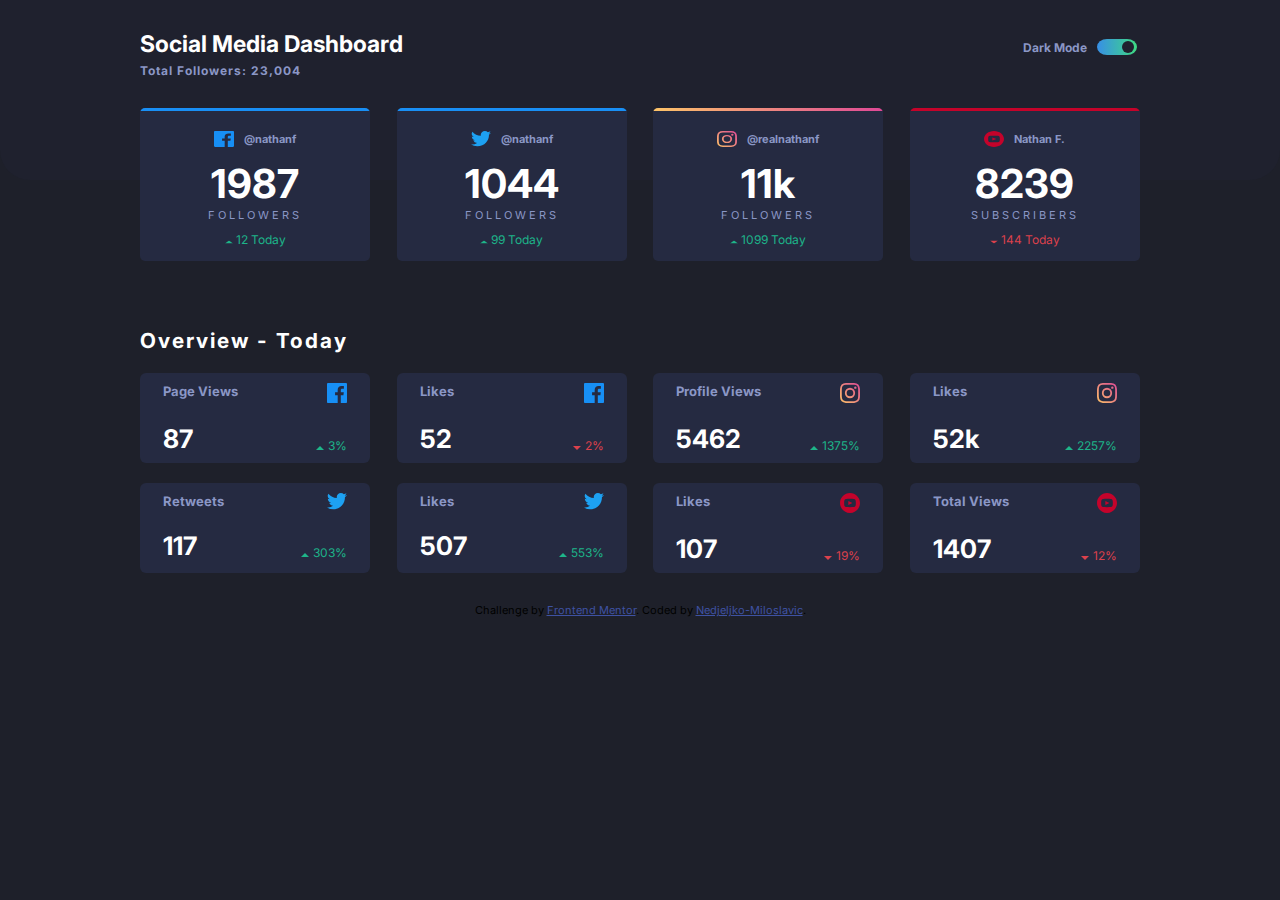
<file: index.html>
<!DOCTYPE html>
<html lang="en">
<head>
	<meta charset="UTF-8" />
	<meta name="viewport" content="width=device-width, initial-scale=1.0" /> 
	<link rel="stylesheet" href="style.css" />
	<link rel="icon" type="image/png" sizes="32x32" href="./images/favicon-32x32.png" />
	<link rel="preconnect" href="https://fonts.gstatic.com">
	<link href="https://fonts.googleapis.com/css2?family=Inter:wght@400;700&display=swap" rel="stylesheet"> 

	<title>Frontend Mentor | [Challenge Name Here]</title>

</head>
<body>
	<div id="first_background">
		<header>
			<h1>Social Media Dashboard</h1>
			<div id="dark_mode">
				<span>Dark Mode</span>
				<input type="checkbox">
			</div>
			<div id="followers_count">Total Followers: 23,004</div>
			<div id="border"></div>
		</header>
		
		<div id="flex_container">
			<div class="box_bg">
				<div class="box">
					<div>
						<img src="images/icon-facebook.svg">
						<span class="box_mail">@nathanf</span>
					</div>
					<div class="box_number">1987</div>
					<div class="box_followers">FOLLOWERS</div>
					<div class="box_date">
						<img src="images/icon-up.svg">
						<span class="green_number">12 Today</span>
					</div>
				</div>
			</div>
			
			<div class="box_bg">
				<div class="box">
					<div>
						<img src="images/icon-twitter.svg">
						<span class="box_mail">@nathanf</span>
					</div>
					<div class="box_number">1044</div>
					<div class="box_followers">FOLLOWERS</div>
					<div class="box_date">
						<img src="images/icon-up.svg">
						<span class="green_number">99 Today</span>
					</div>
				</div>
			</div>
			
			<div class="box_bg">
				<div class="box">
					<div>
						<img src="images/icon-instagram.svg">
						<span class="box_mail">@realnathanf</span>
					</div>
					<div class="box_number">11k</div>
					<div class="box_followers">FOLLOWERS</div>
					<div class="box_date">
						<img src="images/icon-up.svg">
						<span class="green_number">1099 Today</span>
					</div>
				</div>
			</div>
			
			<div class="box_bg">
				<div class="box">
					<div>
						<img src="images/icon-youtube.svg">
						<span class="box_mail">Nathan F.</span>
					</div>
					<div class="box_number">8239</div>
					<div class="box_followers">SUBSCRIBERS</div>
					<div class="box_date">
						<img src="images/icon-down.svg">
						<span class="red_number">144 Today</span>
					</div>
				</div>
			</div>
		</div>
		
		<h2>Overview - Today</h2>
		
		
		
		<div id="flex_container_2">
			<div class="box_2">
				<div class="box_2_first">
					<span class="box_2_stats">Page Views</span>
					<img src="images/icon-facebook.svg" />
				</div>
				<div class="box_2_second">
					<span class="box_2_number">87</span>
					<div>
						<img src="images/icon-up.svg" />
						<span class="green_number">3%</span>
					</div>
				</div>
			</div>
			<div class="box_2">
				<div class="box_2_first">
					<span class="box_2_stats">Likes</span>
					<img src="images/icon-facebook.svg" />
				</div>
				<div class="box_2_second">
					<span class="box_2_number">52</span>
					<div>
						<img src="images/icon-down.svg" />
						<span class="red_number">2%</span>
					</div>
				</div>
			</div>
			<div class="box_2">
				<div class="box_2_first">
					<span class="box_2_stats">Profile Views</span>
					<img src="images/icon-instagram.svg" />
				</div>
				<div class="box_2_second">
					<span class="box_2_number">5462</span>
					<div>
						<img src="images/icon-up.svg" />
						<span class="green_number">1375%</span>
					</div>
				</div>
			</div>
			<div class="box_2">
				<div class="box_2_first">
					<span class="box_2_stats">Likes</span>
					<img src="images/icon-instagram.svg" />
				</div>
				<div class="box_2_second">
					<span class="box_2_number">52k</span>
					<div>
						<img src="images/icon-up.svg" />
						<span class="green_number">2257%</span>
					</div>
				</div>
			</div>
			<div class="box_2">
				<div class="box_2_first">
					<span class="box_2_stats">Retweets</span>
					<img src="images/icon-twitter.svg" />
				</div>
				<div class="box_2_second">
					<span class="box_2_number">117</span>
					<div>
						<img src="images/icon-up.svg" />
						<span class="green_number">303%</span>
					</div>
				</div>
			</div>
			<div class="box_2">
				<div class="box_2_first">
					<span class="box_2_stats">Likes</span>
					<img src="images/icon-twitter.svg" />
				</div>
				<div class="box_2_second">
					<span class="box_2_number">507</span>
					<div>
						<img src="images/icon-up.svg" />
						<span class="green_number">553%</span>
					</div>
				</div>
			</div>
			<div class="box_2">
				<div class="box_2_first">
					<span class="box_2_stats">Likes</span>
					<img src="images/icon-youtube.svg" />
				</div>
				<div class="box_2_second">
					<span class="box_2_number">107</span>
					<div>
						<img src="images/icon-down.svg" />
						<span class="red_number">19%</span>
					</div>
				</div>
			</div>
			<div class="box_2">
				<div class="box_2_first">
					<span class="box_2_stats">Total Views</span>
					<img src="images/icon-youtube.svg" />
				</div>
				<div class="box_2_second">
					<span class="box_2_number">1407</span>
					<div>
						<img src="images/icon-down.svg" />
						<span class="red_number">12%</span>
					</div>
				</div>
			</div>
		</div>
		
		<div class="attribution">
			Challenge by <a href="https://www.frontendmentor.io?ref=challenge" target="_blank">Frontend Mentor</a>. 
			Coded by <a href="https://github.com/Nedjeljko-Miloslavic/social-media-dashboard">Nedjeljko-Miloslavic</a>.
		</div>
	</div>
		
		
	
		
	
	
	<script src="app.js"></script>
	
</body>
</html>
</file>
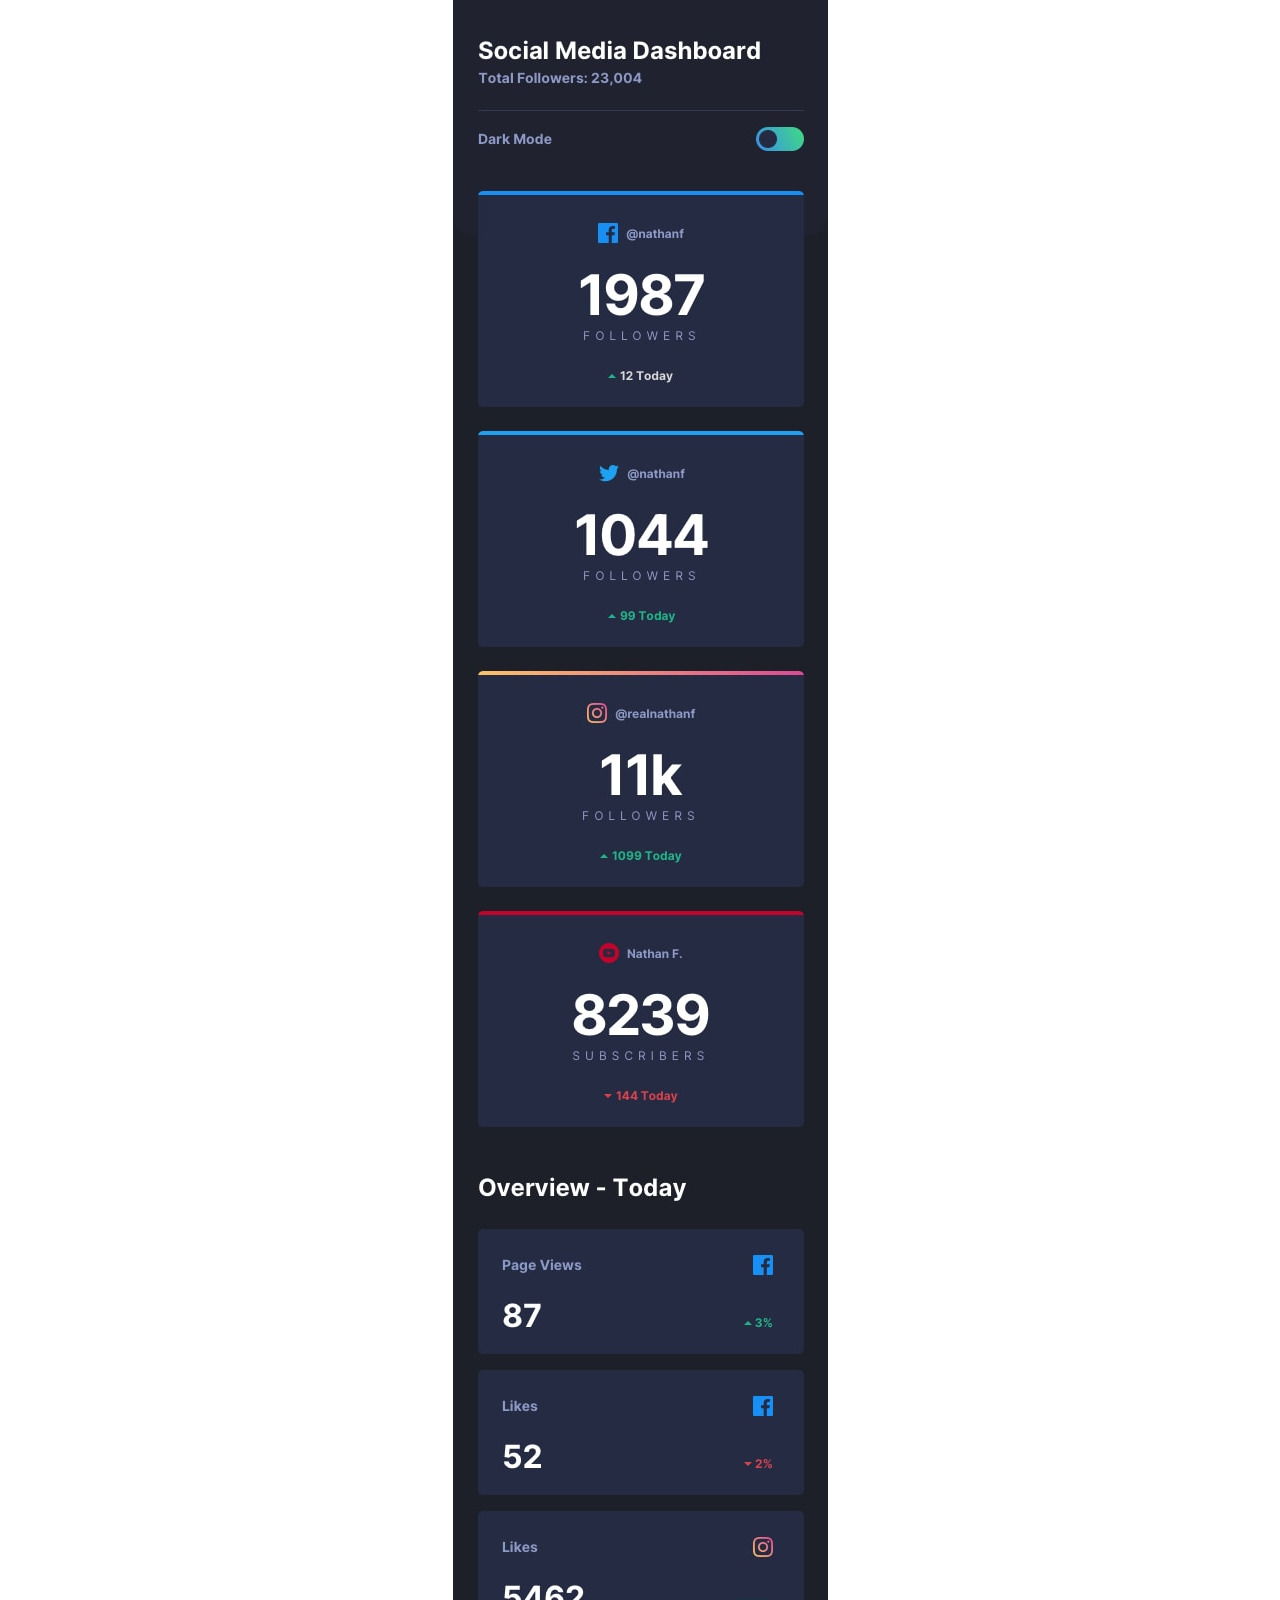
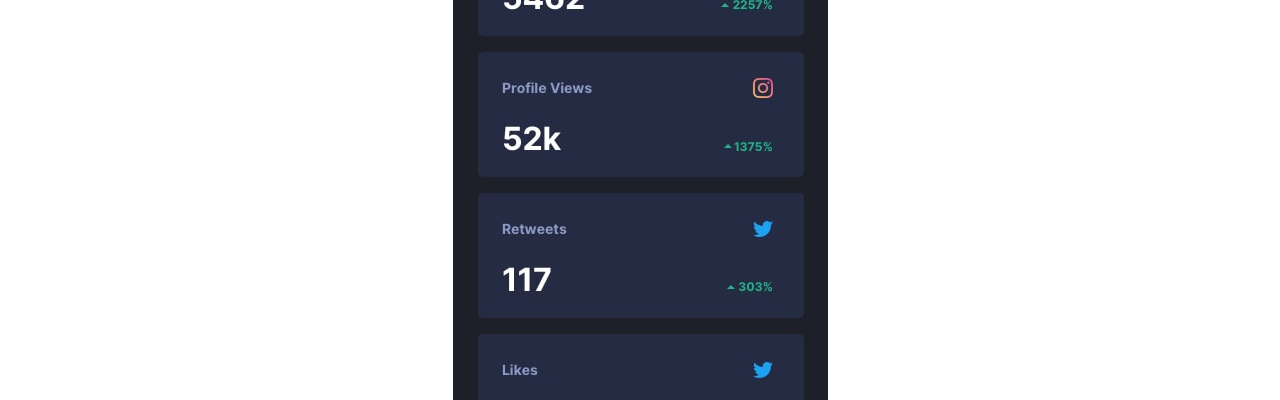
<file: design/design.html>
<head>
	<style>
		body{
			margin:0;
			width:100%;
			height:100%;
			background-image:url(mobile-design-dark.jpg);
			background-repeat:no-repeat;
			background-position:top;
		}
		
		div{
			height:2000px;
		}
	</style>
</head>

<body>
	<div></div>
</body>
</file>
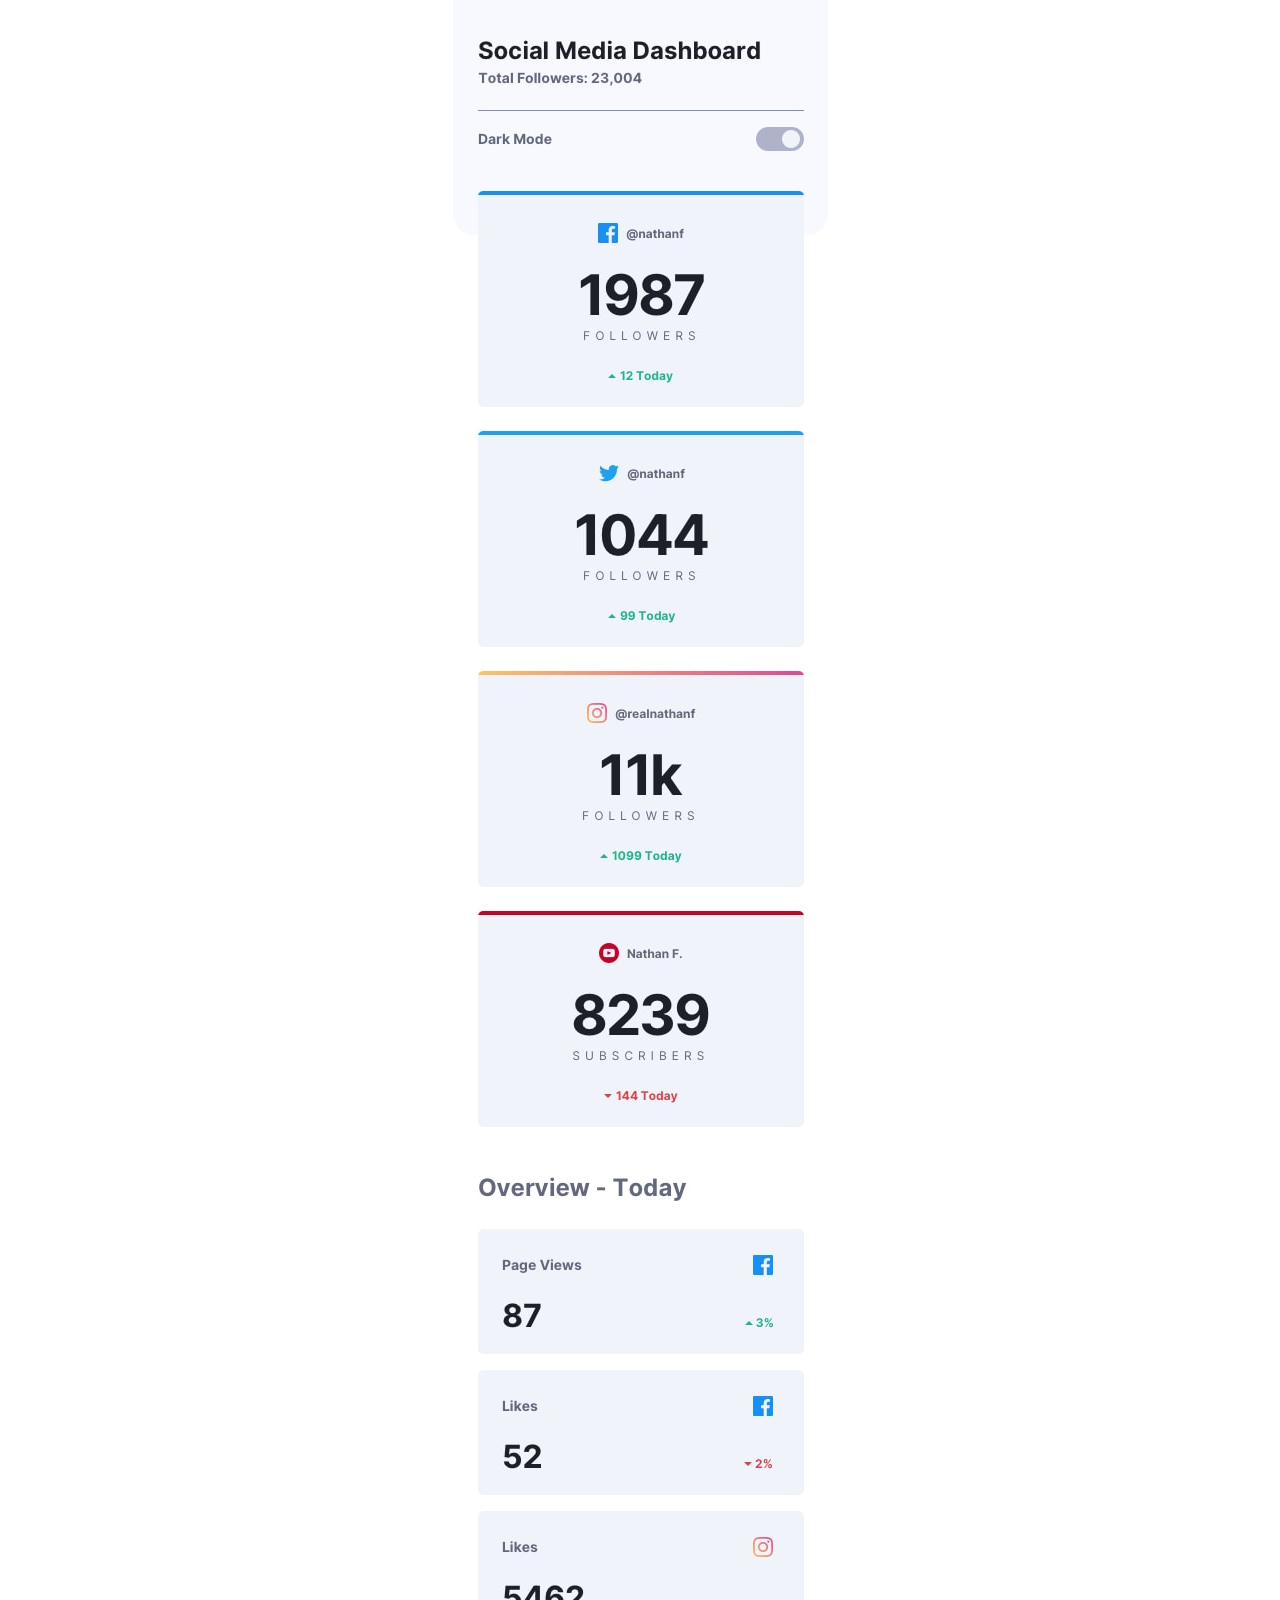
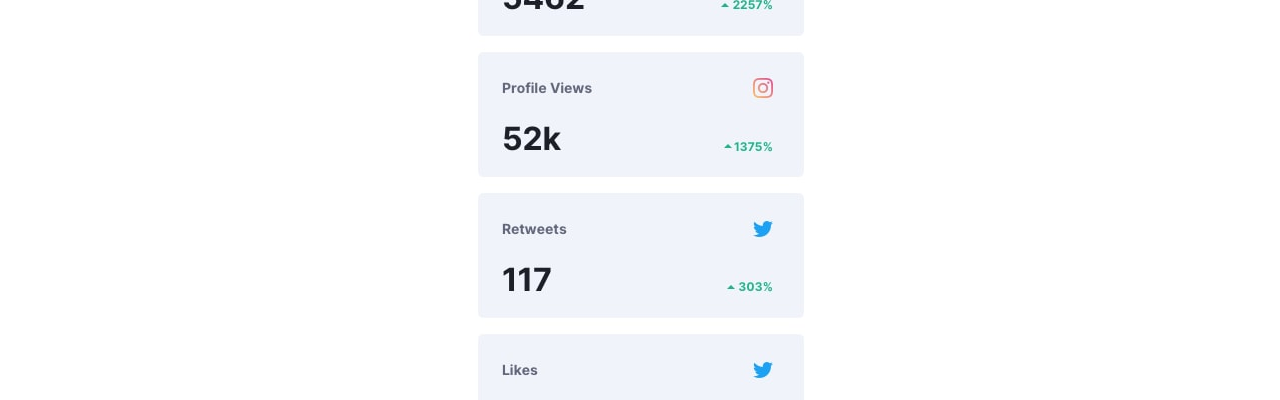
<file: design/light.html>
<head>
	<style>
		body{
			margin:0;
			width:100%;
			height:2000px;
			background-image:url(mobile-design-light.jpg);
			background-repeat:no-repeat;
			background-position:top;
		}
		
		div{
		
		}
	</style>
</head>

<body>
	<div></div>
</body>
</file>
<file: style.css>
:root{
	--Lime_Green:hsl(163, 72%, 41%);
	--Bright_Red:hsl(356, 69%, 56%);
	
	--facebook:hsl(208, 92%, 53%);
	--twitter:hsl(203, 89%, 53%);
	--instagram_1:hsl(37, 97%, 70%);
	--instagram_2:hsl(329, 70%, 58%);
	--youTube:hsl(348, 97%, 39%);
	
	--dark_bg_second:hsl(230, 17%, 14%);
	--dark_bg_first:hsl(232, 19%, 15%);
	--dark_card:hsl(228, 28%, 20%);
	--dark_text:hsl(228, 34%, 66%);
	
	--dark_toggle_1:hsl(210, 78%, 56%);
	--dark_toggle_2:hsl(146, 68%, 55%);
	
	
	
	--light_bg_first:hsl(225, 100%, 98%);
	--light_card:hsl(227, 47%, 96%);
	--light_text_gray:hsl(228, 12%, 44%);
	--light_text_blue:hsl(230, 17%, 14%);
	
	--light_toggle:hsl(230, 22%, 74%);
}

*{
	box-sizing:border-box;
}


body{
	min-height:600px;
	min-width:1200px;
	height:100vh;
	font-family: 'Inter', sans-serif;
	margin:0;
	background-color:var(--dark_bg_second);
}

#first_background{
	background-color:var(--dark_bg_first);
	
	height:180px;
	position:relative;
	z-index:2;
	border-bottom-left-radius:30px;
	border-bottom-right-radius:30px;
}



header{
	width:1000px;
	margin:auto;
	display:flex;
	align-items:flex-end;
	justify-content:space-between;
	padding-top:30px;
	flex-wrap:wrap;
}



header h1{
	padding:0;
	margin:0;
	font-size:23px;
	color:white;
	width:50%;
}

header #dark_mode{
	display:flex;
	align-items:center;
	color:var(--dark_text);
	font-size:12px;
	font-weight:700;
	
}

input{
	margin-left:10px;
	height:16px;
	width:40px;
	background-image:linear-gradient(to right, var(--dark_toggle_1), var(--dark_toggle_2));
	-webkit-appearance:none;
	border-radius:25% / 50%;
	display:inline-block;
	cursor:pointer;
	outline:none;
}

input::before{
	height:12px;
	width:12px;
	border-radius:6px;
	background:var(--dark_bg_first);
	position:relative;
	top:2px;
	left:25px;
	content:"";
	display:block;
	transition: left 0.5s;
}

input:checked::before{
	left:3px;
}

#followers_count{
	clear:both;
	width:1000px;
	margin:auto;
	color:var(--dark_text);
	font-size:12px;
	font-weight:700;
	letter-spacing:1px;
	margin-top:5px;
}



#flex_container{
	height:150px;
	display:flex;
	flex-direction:row;
	justify-content:space-between;
	width:1000px;
	margin:auto;
	position:relative;
	top:30px;
}



.box_bg{
	background-color:var(--facebook);
	width:23%;
	border-radius:5px;
}

.box_bg:nth-child(4){
	background-color:var(--youTube);
}

.box_bg:nth-child(3){
	background-image:linear-gradient(to right, var(--instagram_1), var(--instagram_2));
}

.box{
	background-color:var(--dark_card);
	height:100%;
	top:2%;
	position:relative;
	border-bottom-left-radius:5px;
	border-bottom-right-radius:5px;
}


#instagram_bg{
	width:23%;
}

.box >div:nth-child(1){
	margin:auto;
	width:80%;
	display:flex;
	justify-content:center;
	padding-top:18px;
}

.box img{
	transform:scaleY(0.8);
}



.box_mail{
	margin-left:10px;
	font-size:11px;
	line-height:20px;
	color:var(--dark_text);
	font-weight:700;
}

.box_number{
	text-align:center;
	color:white;
	font-size:250%;
	font-weight:bold;
	margin-top:10px;
}

.box_followers{
	color:var(--dark_text);
	text-align:center;
	font-size:11px;
	letter-spacing:3px;
}

.box_date{
	text-align:center;
	margin-top:10px;
	font-size:12px;
}

.green_number{
	color:var(--Lime_Green);
}

.red_number{
	color:var(--Bright_Red);
}







/*----------------------second flex container --------------- */



h2{
	color:white;
	width:1000px;
	margin:auto;
	padding-top:30px;
	font-size:130%;
	letter-spacing:2px;
	margin-bottom:20px;
	margin-top:70px;
}

#flex_container_2{
	width:1000px;
	margin:auto;
	display:flex;
	flex-wrap:wrap;
	justify-content:space-between;
	align-content:space-between;
	height:200px;
	margin-bottom:30px;
}



.box_2{
	width:23%;
	background:var(--dark_card);
	height:45%;
	border-radius:6px;
}

.box_2_first, .box_2_second{
	display:flex;
	justify-content:space-between;
	padding-top:10px;
	width:80%;
	margin:auto;
}

.box_2_stats{
	color:var(--dark_text);
	font-size:13px;
	font-weight:bold;
}

.box_2_second{
	padding-top:20px;
	align-items:flex-end;
}

.box_2_number{
	color:white;
	font-size:160%;
	font-weight:bold;
}

.box_2_second > div >span{
	font-size:12px;
}

@media (max-width:800px){
	body{
		min-width:300px;
		width:100vw;
	}
	
	header{
		width:300px;
		margin:auto;
	}
	
	#followers_count{
		order:2;
		width:100%;
	}
	
	#followers_count::after{
		content:"";
		display:block;
		width:100%;
		height:1px;
		border-top:var(--dark_text) solid 1px;
		margin-top:20px;
		margin-bottom:15px;
	}
	
	header #dark_mode{
		order:3;
		width:100%;
	}
	
	header h1{
		order:1;
		width:100%;
	}
	
	#flex_container{
		width:300px;
		flex-direction:column;
		height:700px;
	}
	
	.box{
		width:100%;
		height:100%;
	}
	
	.box_bg{
		width:100%;
		height:23%;
	}
	
	#flex_container_2{
		flex-direction:column;
		width:300px;
		height:1000px;
	}
	
	h2{
		width:300px;
	}
	
	.box_2{
		width:100%;
		height:11%;
		padding:10px;
	}
}


.attribution { font-size: 11px; text-align: center; }
.attribution a { color: hsl(228, 45%, 44%); }
/*
The designs were created to the following widths:

- Mobile: 375px
- Desktop: 1440px

## Colors

### Primary

- Lime Green: hsl(163, 72%, 41%)
- Bright Red: hsl(356, 69%, 56%)

- Facebook: hsl(208, 92%, 53%)
- Twitter: hsl(203, 89%, 53%)
- Instagram: linear gradient hsl(37, 97%, 70%) to hsl(329, 70%, 58%)
- YouTube: hsl(348, 97%, 39%)

#### Dark Theme

- Toggle: linear gradient hsl(210, 78%, 56%) to hsl(146, 68%, 55%)

#### Light Theme

- Toggle: hsl(230, 22%, 74%)

### Neutral

#### Dark Theme

- Very Dark Blue (BG): hsl(230, 17%, 14%)
- Very Dark Blue (Top BG Pattern): hsl(232, 19%, 15%)
- Dark Desaturated Blue (Card BG): hsl(228, 28%, 20%)
- Desaturated Blue (Text): hsl(228, 34%, 66%)
- White (Text): hsl(0, 0%, 100%)

#### Light Theme

- White (BG): hsl(0, 0%, 100%)
- Very Pale Blue (Top BG Pattern): hsl(225, 100%, 98%)
- Light Grayish Blue (Card BG): hsl(227, 47%, 96%)
- Dark Grayish Blue (Text): hsl(228, 12%, 44%)
- Very Dark Blue (Text): hsl(230, 17%, 14%)

## Typography

### Body Copy

- Font size (Overview Card Headings): 14px

### Font

- Family: [Inter](https://fonts.google.com/specimen/Inter)
- Weights: 400, 700
*/
</file>
